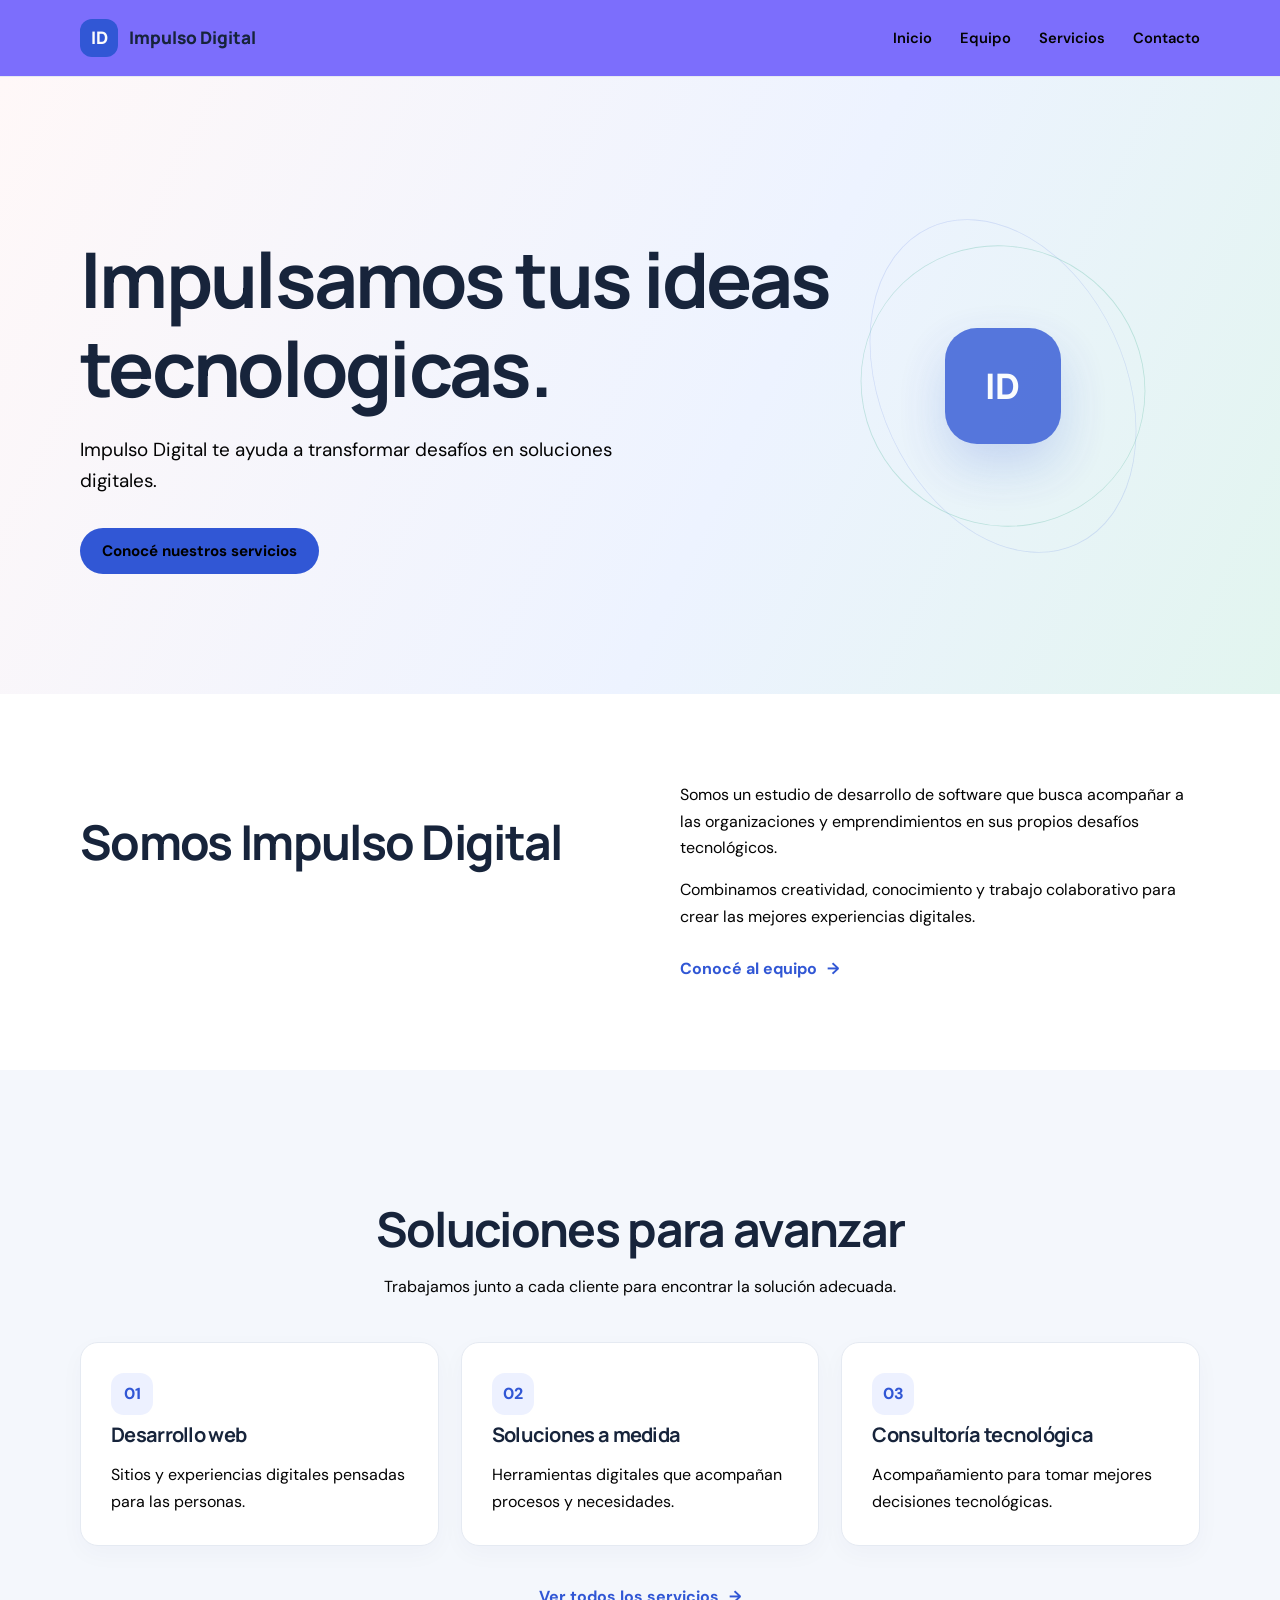
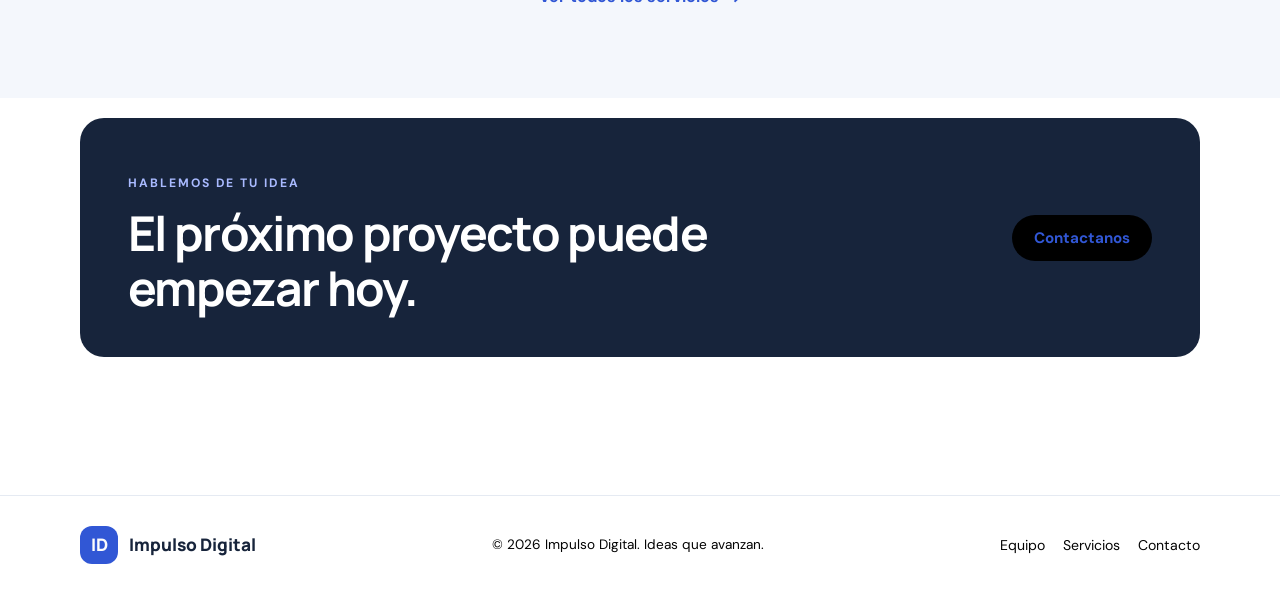
<file: index.html>
<!DOCTYPE html>
<html lang="es">
<head>
  <meta charset="UTF-8">
  <meta name="viewport" content="width=device-width, initial-scale=1.0">
  <meta name="description" content="Impulso Digital: tecnología que impulsa ideas.">
  <title>Impulso Digital | Inicio</title>
  <link rel="stylesheet" href="css/style.css">
</head>
<body>
  <div id="navbar-container"></div>

  <main>
    <section class="hero">
      <div class="container hero-content">
        <p class="eyebrow">ESTUDIO DE DESARROLLO DIGITAL</p>
        <h1>Impulsamos tus ideas tecnologicas.</h1>
        <p class="hero-copy">
          Impulso Digital te ayuda a transformar desafíos en soluciones digitales.
        </p>
        <a class="button button-primary" href="servicios.html">Conocé nuestros servicios</a>
      </div>

      <div class="hero-decoration" aria-hidden="true">
        <div class="orbit orbit-one"></div>
        <div class="orbit orbit-two"></div>
        <div class="orbit-center">ID</div>
      </div>
    </section>

    <section class="section intro-section">
      <div class="container two-column">
        <div>
          <p class="eyebrow">QUIÉNES SOMOS</p>
          <h2>Somos Impulso Digital</h2>
        </div>

        <div>
          <p>
            Somos un estudio de desarrollo de software que busca acompañar a las organizaciones y 
            emprendimientos en sus propios desafíos tecnológicos.
          </p>
          <p>
            Combinamos creatividad, conocimiento y trabajo colaborativo para crear las mejores experiencias
            digitales.
          </p>
          <a class="text-link" href="equipo.html">
            Conocé al equipo <span aria-hidden="true">→</span>
          </a>
        </div>
      </div>
    </section>

    <section class="section soft-section">
      <div class="container">
        <div class="section-heading">
          <p class="eyebrow">QUÉ HACEMOS</p>
          <h2>Soluciones para avanzar</h2>
          <p>Trabajamos junto a cada cliente para encontrar la solución adecuada.</p>
        </div>

        <div class="card-grid three-cards">
          <article class="info-card">
            <span class="card-icon">01</span>
            <h3>Desarrollo web</h3>
            <p>Sitios y experiencias digitales pensadas para las personas.</p>
          </article>
          <article class="info-card">
            <span class="card-icon">02</span>
            <h3>Soluciones a medida</h3>
            <p>Herramientas digitales que acompañan procesos y necesidades.</p>
          </article>
          <article class="info-card">
            <span class="card-icon">03</span>
            <h3>Consultoría tecnológica</h3>
            <p>Acompañamiento para tomar mejores decisiones tecnológicas.</p>
          </article>
        </div>

        <div class="center-action">
          <a class="text-link" href="servicios.html">
            Ver todos los servicios <span aria-hidden="true">→</span>
          </a>
        </div>
      </div>
    </section>

    <section class="section cta-section">
      <div class="container cta-panel">
        <div>
          <p class="eyebrow">HABLEMOS DE TU IDEA</p>
          <h2>El próximo proyecto puede empezar hoy.</h2>
        </div>
        <a class="button button-light" href="contacto.html">Contactanos</a>
      </div>
    </section>
  </main>

  <footer id="footer-container"></footer>
  <script src="js/navbar.js"></script>
  <script src="js/main.js"></script>
</body>
</html>
</file>
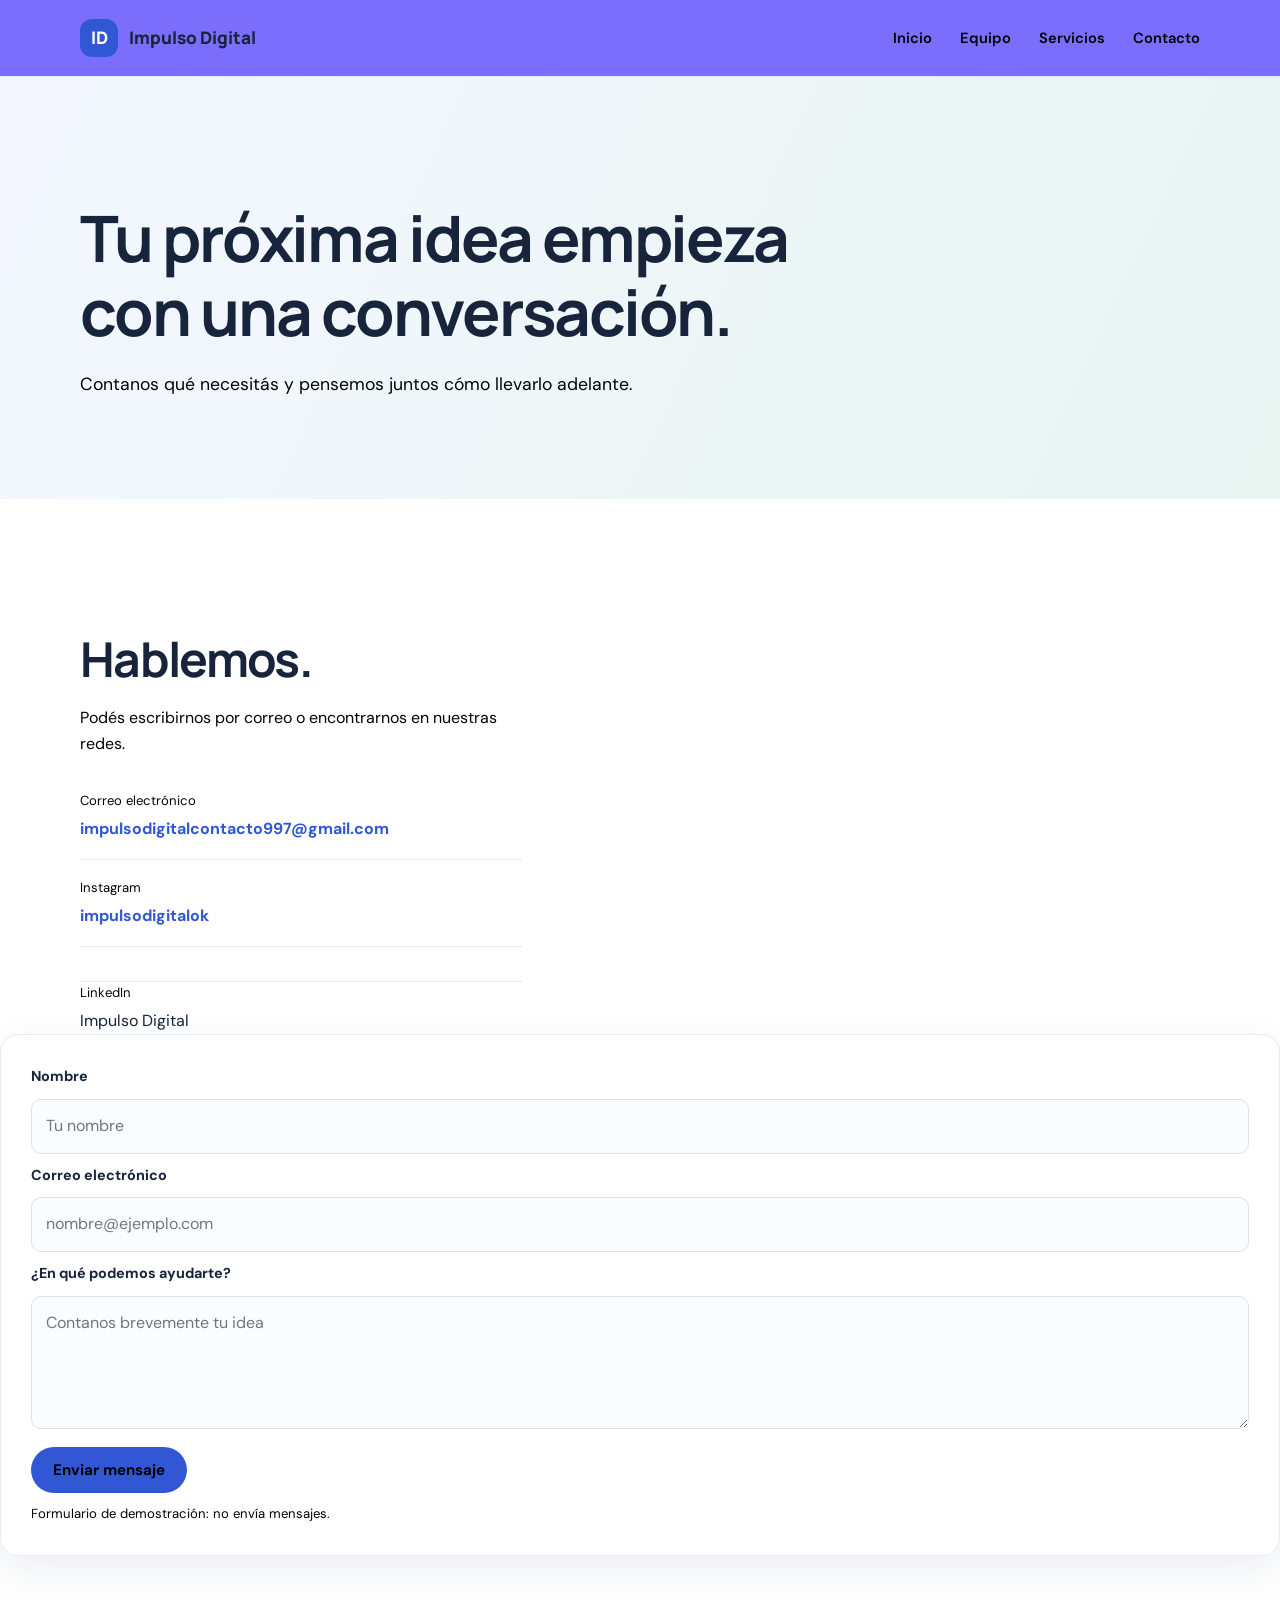
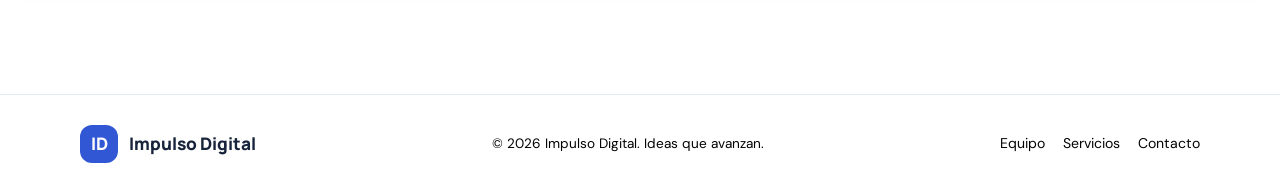
<file: contacto.html>
<!DOCTYPE html>
<html lang="es">
<head>
  <meta charset="UTF-8">
  <meta name="viewport" content="width=device-width, initial-scale=1.0">
  <title>Impulso Digital | Contacto</title>
  <link rel="stylesheet" href="css/style.css">
</head>
<body>
  <div id="navbar-container"></div>

  <main>
    <section class="page-hero">
      <div class="container">
        <p class="eyebrow">ESTAMOS PARA ESCUCHARTE</p>
        <h1>Tu próxima idea empieza con una conversación.</h1>
        <p>Contanos qué necesitás y pensemos juntos cómo llevarlo adelante.</p>
      </div>
    </section>

    <section class="section">
      <div class="container contact-layout">
        <div class="contact-details">
          <p class="eyebrow">CONTACTO</p>
          <h2>Hablemos.</h2>
          <p>Podés escribirnos por correo o encontrarnos en nuestras redes.</p>

          <div class="contact-item">
            <span class="contact-label">Correo electrónico</span>
            <a href="mailto:impulsodigitalcontacto997@gmail.com">impulsodigitalcontacto997@gmail.com</a>
          </div>
          <div class="contact-item">
            <span class="contact-label">Instagram</span>
            <a href="https://www.instagram.com/impulsodigitalok" target="_blank" rel="noopener">impulsodigitalok</a>
          </div>
          <div class="contact-item"></div>
            <span class="contact-label">LinkedIn</span>
            <a href="https://www.linkedin.com/company/impulsodigital" target="_blank" rel="noopener">Impulso Digital</a>
          </div>
        </div>

        <form class="contact-form" id="contact-form">
          <label for="name">Nombre</label>
          <input id="name" name="name" type="text" placeholder="Tu nombre" required>

          <label for="email">Correo electrónico</label>
          <input id="email" name="email" type="email" placeholder="nombre@ejemplo.com" required>

          <label for="message">¿En qué podemos ayudarte?</label>
          <textarea id="message" name="message" rows="4" placeholder="Contanos brevemente tu idea" required></textarea>

          <button class="button button-primary" type="submit">Enviar mensaje</button>
          <p class="form-feedback" id="form-feedback" aria-live="polite">Formulario de demostración: no envía mensajes.</p>
        </form>
      </div>
    </section>
  </main>

  <footer id="footer-container"></footer>
  <script src="js/navbar.js"></script>
  <script src="js/main.js"></script>
</body>
</html>
</file>
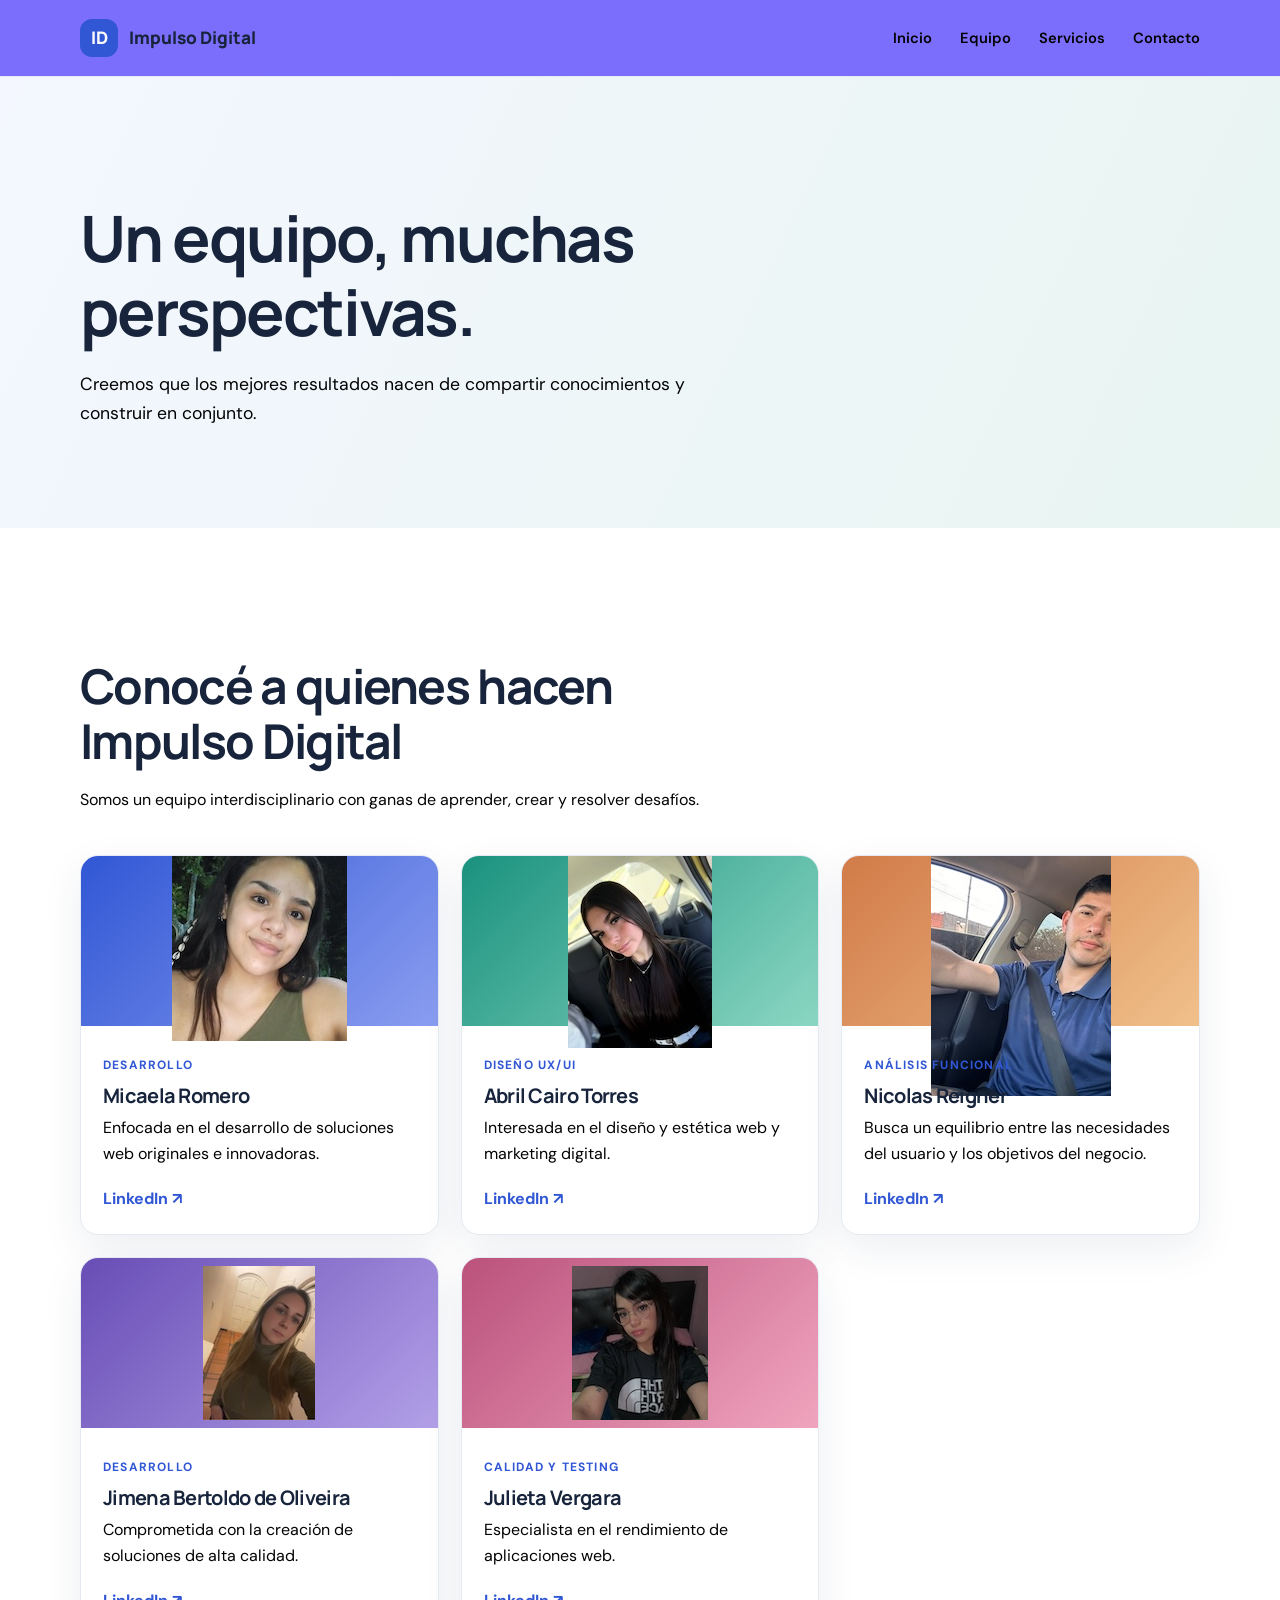
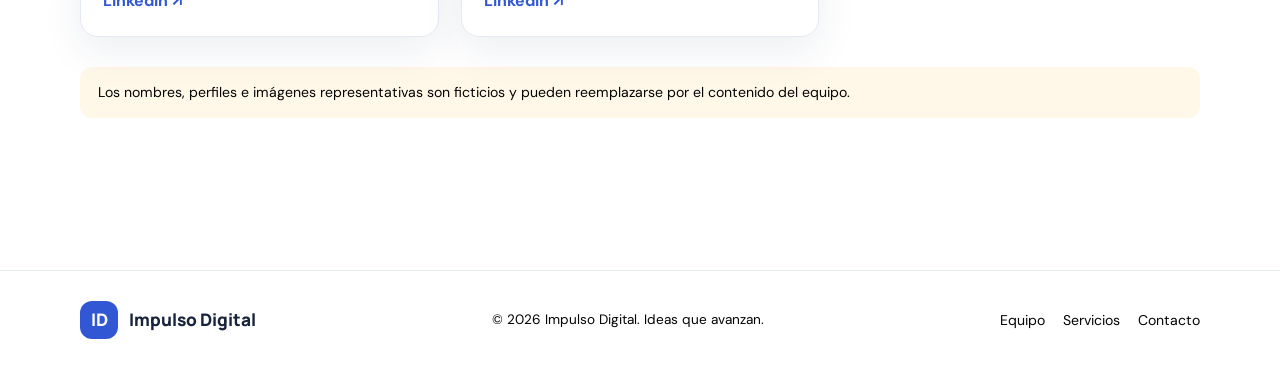
<file: equipo.html>
<!DOCTYPE html>
<html lang="es">
<head>
  <meta charset="UTF-8">
  <meta name="viewport" content="width=device-width, initial-scale=1.0">
  <title>Impulso Digital | Nuestro equipo</title>
  <link rel="stylesheet" href="css/style.css">
</head>
<body>
  <div id="navbar-container"></div>

  <main>
    <section class="page-hero">
      <div class="container">
        <p class="eyebrow">LAS PERSONAS DETRÁS DE LAS IDEAS</p>
        <h1>Un equipo, muchas perspectivas.</h1>
        <p>
          Creemos que los mejores resultados nacen de compartir conocimientos y construir en
          conjunto.
        </p>
      </div>
    </section>

    <section class="section">
      <div class="container">
        <div class="section-heading align-left">
          <p class="eyebrow">NUESTRO EQUIPO</p>
          <h2>Conocé a quienes hacen Impulso Digital</h2>
          <p>Somos un equipo interdisciplinario con ganas de aprender, crear y resolver desafíos.</p>
        </div>

        <div class="team-grid">
          <article class="team-card">
            <div class="avatar avatar-a">
            <img src="assets/images/fotomica.jpg" alt="foto de Micaela Romero"></div>
            <div class="team-card-body">
              <p class="team-role">Desarrollo</p>
              <h3>Micaela Romero</h3>
              <p>Enfocada en el desarrollo de soluciones web originales e innovadoras.</p>
              <a class="text-link" href="#" aria-label="LinkedIn de Micaela Romero">LinkedIn ↗</a>
            </div>
          </article>

          <article class="team-card">
            <div class="avatar avatar-b">
            <img src="assets/images/fotoabril.jpg" alt="foto de Abril Cairo Torres"></div>
            <div class="team-card-body">
              <p class="team-role">Diseño UX/UI</p>
              <h3>Abril Cairo Torres</h3>
              <p>Interesada en el diseño y estética web y marketing digital.</p>
              <a class="text-link" href="#" aria-label="LinkedIn de Abril Cairo Torres">LinkedIn ↗</a>
            </div>
          </article>

          <article class="team-card">
            <div class="avatar avatar-c">
            <img src="assets/images/fotonicolas.jpg" alt="foto de Nicolas Reigner"></div>
            <div class="team-card-body">
              <p class="team-role">Análisis funcional</p>
              <h3>Nicolas Reigner</h3>
              <p>Busca un equilibrio entre las necesidades del usuario y los objetivos del negocio.</p>
              <a class="text-link" href="#" aria-label="LinkedIn de Nicolas Reigner">LinkedIn ↗</a>
            </div>
          </article>

          <article class="team-card">
            <div class="avatar avatar-d">
            <img src="assets/images/fotojimena.jpg" alt="foto de Jimena Bertoldo de Oliveira"></div>
            <div class="team-card-body">
              <p class="team-role">Desarrollo</p>
              <h3>Jimena Bertoldo de Oliveira</h3>
              <p>Comprometida con la creación de soluciones de alta calidad.</p>
              <a class="text-link" href="#" aria-label="LinkedIn de Jimena Bertoldo de Oliveira">LinkedIn ↗</a>
            </div>
          </article>

          <article class="team-card">
            <div class="avatar avatar-e">
            <img src="assets/images/fotovergara.jpg" alt="foto de Julieta Vergara"></div>
            <div class="team-card-body">
              <p class="team-role">Calidad y testing</p>
              <h3>Julieta Vergara</h3>
              <p>Especialista en el rendimiento de aplicaciones web.</p>
              <a class="text-link" href="#" aria-label="LinkedIn de Julieta Vergara">LinkedIn ↗</a>
            </div>
          </article>
        </div>

        <p class="notice">
          Los nombres, perfiles e imágenes representativas son ficticios y pueden reemplazarse por
          el contenido del equipo.
        </p>
      </div>
    </section>
  </main>

  <footer id="footer-container"></footer>
  <script src="js/navbar.js"></script>
  <script src="js/main.js"></script>
</body>
</html>
</file>
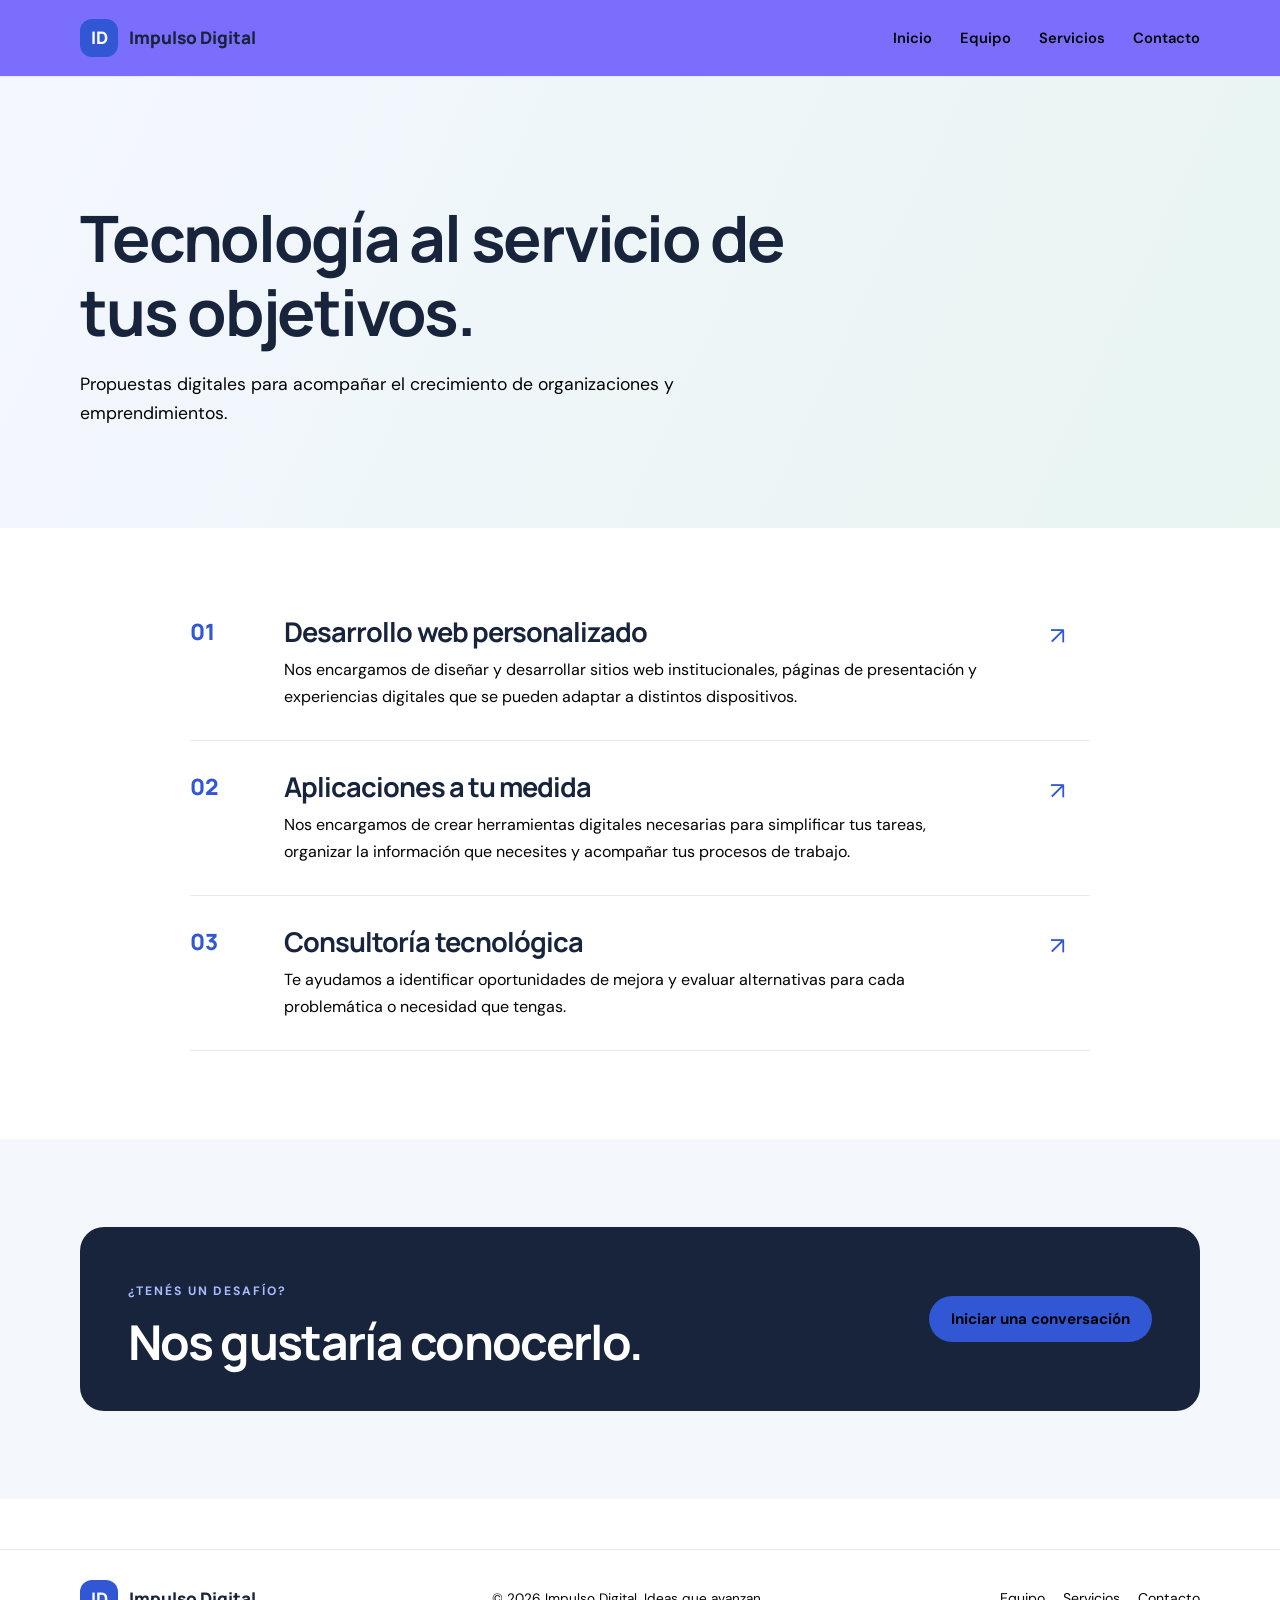
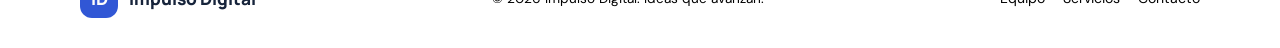
<file: servicios.html>
<!DOCTYPE html>
<html lang="es">
<head>
  <meta charset="UTF-8">
  <meta name="viewport" content="width=device-width, initial-scale=1.0">
  <title>Impulso Digital | Servicios</title>
  <link rel="stylesheet" href="css/style.css">
</head>
<body>
  <div id="navbar-container"></div>

  <main>
    <section class="page-hero">
      <div class="container">
        <p class="eyebrow">LO QUE PODEMOS HACER JUNTOS</p>
        <h1>Tecnología al servicio de tus objetivos.</h1>
        <p>
          Propuestas digitales para acompañar el crecimiento de organizaciones y emprendimientos.
        </p>
      </div>
    </section>

    <section class="section">
      <div class="container service-list">
        <article class="service-row">
          <span class="service-number">01</span>
          <div>
            <h2>Desarrollo web personalizado</h2>
            <p>
              Nos encargamos de diseñar y desarrollar sitios web institucionales, páginas de presentación y
              experiencias digitales que se pueden adaptar a distintos dispositivos.
            </p>
          </div>
          <span class="service-arrow">↗</span>
        </article>

        <article class="service-row">
          <span class="service-number">02</span>
          <div>
            <h2>Aplicaciones a tu medida</h2>
            <p>
              Nos encargamos de crear herramientas digitales necesarias para simplificar tus tareas, organizar la información que necesites y
              acompañar tus procesos de trabajo.
            </p>
          </div>
          <span class="service-arrow">↗</span>
        </article>

        <article class="service-row">
          <span class="service-number">03</span>
          <div>
            <h2>Consultoría tecnológica</h2>
            <p>
              Te ayudamos a identificar oportunidades de mejora y evaluar alternativas para cada problemática o necesidad que tengas.
        
            </p>
          </div>
          <span class="service-arrow">↗</span>
        </article>
      </div>
    </section>

    <section class="section soft-section">
      <div class="container cta-panel">
        <div>
          <p class="eyebrow">¿TENÉS UN DESAFÍO?</p>
          <h2>Nos gustaría conocerlo.</h2>
        </div>
        <a class="button button-primary" href="contacto.html">Iniciar una conversación</a>
      </div>
    </section>
  </main>

  <footer id="footer-container"></footer>
  <script src="js/navbar.js"></script>
  <script src="js/main.js"></script>
</body>
</html>
</file>
<file: css/style.css>
@import url('https://fonts.googleapis.com/css2?family=DM+Sans:wght@400;500;600;700&family=Manrope:wght@400;500;600;700;800&display=swap');

:root {
  --ink: #17243b;
  --muted: #030303;
  --blue: #3157d5;
  --blue-dark: #203da5;
  --mint: #568fcf;
  --paper: #ffffff;
  --soft: #f4f7fc;
  --line: #e5eaf2;
  --radius: 18px;
  --shadow: 0 14px 40px rgba(25, 45, 85, .08);
}

* {
  box-sizing: border-box;
}

html {
  scroll-behavior: smooth;
}

body {
  margin: 0;
  color: var(--ink);
  background: var(--paper);
  font-family: 'DM Sans', Arial, sans-serif;
  line-height: 1.65;
}

h1,
h2,
h3 {
  font-family: 'Manrope', Arial, sans-serif;
  line-height: 1.15;
  letter-spacing: -.035em;
}

h1 {
  max-width: 760px;
  margin: 14px 0 22px;
  font-size: clamp(2.7rem, 6vw, 5rem);
}

h2 {
  margin: 10px 0 18px;
  font-size: clamp(2rem, 4vw, 3rem);
}

h3 {
  margin: 8px 0;
  font-size: 1.25rem;
}

p {
  color: var(--muted);
}

a {
  color: inherit;
  text-decoration: none;
}

.container {
  width: min(1120px, calc(100% - 48px));
  margin: 0 auto;
}

.eyebrow {
  color: #0000;
  font-size: .76rem;
  font-weight: 700;
  letter-spacing: .16em;
}

.site-header {
  position: sticky;
  top: 0;
  z-index: 20;
  border-bottom: 1px solid var(--line);
  background: rgba(116, 101, 252, 0.94);
  backdrop-filter: blur(12px);
}

.nav-inner {
  display: flex;
  min-height: 76px;
  align-items: center;
  justify-content: space-between;
  gap: 24px;
}

.brand {
  display: flex;
  align-items: center;
  gap: 11px;
  font-family: 'Manrope', sans-serif;
  font-size: 1.08rem;
  font-weight: 800;
}

.brand-mark {
  display: grid;
  width: 38px;
  height: 38px;
  place-items: center;
  border-radius: 12px;
  color: rgb(252, 252, 252);
  background: var(--blue);
  font-weight: 800;
}

.nav-links {
  display: flex;
  align-items: center;
  gap: 28px;
}

.nav-links a {
  color: var(--muted);
  font-size: .92rem;
  font-weight: 600;
}

.nav-links a:hover,
.nav-links a.active {
  color: var(--blue);
}

.menu-toggle {
  display: none;
  padding: 8px 12px;
  border: 1px solid var(--line);
  border-radius: 10px;
  color: var(--ink);
  background: rgb(5, 5, 5);
  font-size: 1.2rem;
  cursor: pointer;
}

.hero {
  position: relative;
  overflow: hidden;
  padding: 112px 0 120px;
  background: linear-gradient(115deg, #fff8f8 0%, #edf3ff 58%, #e2f5ef 100%);
}

.hero-content {
  position: relative;
  z-index: 2;
}

.hero-copy {
  max-width: 560px;
  margin: 0 0 32px;
  font-size: 1.18rem;
}

.hero-decoration {
  position: absolute;
  top: 50%;
  right: 8%;
  width: 350px;
  height: 350px;
  transform: translateY(-50%);
  opacity: .8;
}

.orbit {
  position: absolute;
  inset: 0;
  border: 1px solid rgba(49, 87, 213, .18);
  border-radius: 50%;
  transform: rotate(-25deg) scaleX(.7);
}

.orbit-two {
  inset: 36px -25px;
  border-color: rgba(33, 160, 125, .28);
  transform: rotate(35deg) scaleX(.72);
}

.orbit-center {
  position: absolute;
  top: 50%;
  left: 50%;
  display: grid;
  width: 116px;
  height: 116px;
  place-items: center;
  transform: translate(-50%, -50%);
  border-radius: 32px;
  color: white;
  background: var(--blue);
  box-shadow: 0 22px 50px rgba(49, 87, 213, .25);
  font: 800 2.2rem 'Manrope';
}

.button {
  display: inline-flex;
  align-items: center;
  justify-content: center;
  padding: 13px 22px;
  border: 0;
  border-radius: 999px;
  font: 700 .95rem 'DM Sans';
  cursor: pointer;
  transition: transform .2s, background .2s;
}

.button:hover {
  transform: translateY(-2px);
}

.button-primary {
  color: rgb(0, 0, 0);
  background: var(--blue);
}

.button-primary:hover {
  background: var(--blue-dark);
}

.button-light {
  color: var(--blue);
  background: rgb(0, 0, 0);
}

.section {
  padding: 88px 0;
}

.soft-section {
  background: var(--soft);
}

.two-column {
  display: grid;
  grid-template-columns: 1fr 1fr;
  align-items: start;
  gap: 80px;
}

.two-column p:first-child {
  margin-top: 0;
}

.text-link {
  display: inline-flex;
  align-items: center;
  gap: 10px;
  margin-top: 10px;
  color: var(--blue);
  font-weight: 700;
}

.section-heading {
  max-width: 680px;
  margin: 0 auto 42px;
  text-align: center;
}

.section-heading p {
  margin-bottom: 0;
}

.section-heading.align-left {
  margin-left: 0;
  text-align: left;
}

.card-grid {
  display: grid;
  gap: 22px;
}

.three-cards {
  grid-template-columns: repeat(3, 1fr);
}

.info-card {
  padding: 30px;
  border: 1px solid var(--line);
  border-radius: var(--radius);
  background: white;
  box-shadow: 0 8px 25px rgba(25, 45, 85, .03);
}

.info-card p {
  margin-bottom: 0;
}

.card-icon {
  display: inline-grid;
  width: 42px;
  height: 42px;
  place-items: center;
  border-radius: 13px;
  color: var(--blue);
  background: #edf1ff;
  font-weight: 800;
}

.center-action {
  margin-top: 28px;
  text-align: center;
}

.cta-section {
  padding-top: 20px;
}

.cta-panel {
  display: flex;
  align-items: center;
  justify-content: space-between;
  gap: 30px;
  padding: 42px 48px;
  border-radius: 24px;
  background: var(--ink);
}

.cta-panel h2 {
  max-width: 650px;
  margin-bottom: 0;
  color: rgb(255, 255, 255);
}

.cta-panel .eyebrow {
  color: #a9baff;
}

.page-hero {
  padding: 78px 0 82px;
  background: linear-gradient(115deg, #f4f7ff, #e8f5f1);
}

.page-hero h1 {
  max-width: 800px;
  font-size: clamp(2.5rem, 5vw, 4.2rem);
}

.page-hero p:last-child {
  max-width: 650px;
  font-size: 1.1rem;
}

.team-grid {
  display: grid;
  grid-template-columns: repeat(3, 1fr);
  gap: 22px;
}

.team-card {
  overflow: hidden;
  border: 1px solid var(--line);
  border-radius: var(--radius);
  background: white;
  box-shadow: var(--shadow);
}

.avatar {
  display: grid;
  height: 170px;
  place-items: center;
  color: white;
  font: 800 2.7rem 'Manrope';
  letter-spacing: -.06em;
}

.avatar-a {
  background: linear-gradient(135deg, #3157d5, #8a9df0);
}

.avatar-b {
  background: linear-gradient(135deg, #1a927e, #8bd7c3);
}

.avatar-c {
  background: linear-gradient(135deg, #d17b48, #f0c08b);
}

.avatar-d {
  background: linear-gradient(135deg, #684db5, #b2a0e8);
}

.avatar-e {
  background: linear-gradient(135deg, #bb527c, #f0a4be);
}

.team-card-body {
  padding: 22px;
}

.team-card-body p {
  margin: 8px 0;
}

.team-role {
  color: var(--blue);
  font-size: .75rem;
  font-weight: 700;
  text-transform: uppercase;
  letter-spacing: .1em;
}

.notice {
  margin-top: 30px;
  padding: 14px 18px;
  border-radius: 12px;
  background: #fff8e8;
  font-size: .88rem;
}

.service-list {
  max-width: 900px;
}

.service-row {
  display: grid;
  grid-template-columns: 70px 1fr 40px;
  align-items: start;
  gap: 24px;
  padding: 30px 0;
  border-bottom: 1px solid var(--line);
}

.service-row:first-child {
  padding-top: 0;
}

.service-number {
  color: var(--blue);
  font: 800 1.4rem 'Manrope';
}

.service-row h2 {
  margin: 0 0 10px;
  font-size: 1.7rem;
}

.service-row p {
  max-width: 700px;
  margin: 0;
}

.service-arrow {
  color: var(--blue);
  font-size: 1.5rem;
}

.contact-layout {
  display: grid;
  grid-template-columns: .85fr 1.15fr;
  gap: 80px;
}

.contact-details h2 {
  font-size: 3rem;
}

.contact-item {
  padding: 17px 0;
  border-bottom: 1px solid var(--line);
}

.contact-label {
  display: block;
  margin-bottom: 4px;
  color: var(--muted);
  font-size: .82rem;
}

.contact-item a {
  color: var(--blue);
  font-weight: 700;
}

.contact-form {
  display: grid;
  gap: 10px;
  padding: 30px;
  border: 1px solid var(--line);
  border-radius: var(--radius);
  box-shadow: var(--shadow);
}

.contact-form label {
  font-size: .9rem;
  font-weight: 700;
}

.contact-form input,
.contact-form textarea {
  width: 100%;
  padding: 13px 14px;
  border: 1px solid #dce3ef;
  border-radius: 10px;
  color: var(--ink);
  background: #fbfcff;
  font: inherit;
}

.contact-form input:focus,
.contact-form textarea:focus {
  outline: 2px solid #cbd6ff;
  border-color: var(--blue);
}

.contact-form .button {
  justify-self: start;
  margin-top: 8px;
}

.form-feedback {
  margin: 0;
  font-size: .82rem;
}

.site-footer {
  margin-top: 50px;
  padding: 30px 0;
  border-top: 1px solid var(--line);
}

.footer-inner {
  display: flex;
  align-items: center;
  justify-content: space-between;
  gap: 20px;
}

.footer-inner p {
  margin: 0;
  font-size: .85rem;
}

.footer-links {
  display: flex;
  gap: 18px;
  color: var(--muted);
  font-size: .88rem;
}

@media (max-width: 850px) {
  .hero-decoration {
    right: -120px;
    opacity: .25;
  }

  .two-column,
  .contact-layout {
    grid-template-columns: 1fr;
    gap: 28px;
  }

  .team-grid {
    grid-template-columns: repeat(2, 1fr);
  }

  .three-cards {
    grid-template-columns: 1fr;
  }
}

@media (max-width: 620px) {
  .container {
    width: min(100% - 32px, 1120px);
  }

  .hero {
    padding: 78px 0 84px;
  }

  .hero-decoration {
    display: none;
  }

  .section {
    padding: 62px 0;
  }

  .nav-inner {
    min-height: 68px;
  }

  .menu-toggle {
    display: inline-block;
  }

  .nav-links {
    position: absolute;
    top: 68px;
    right: 0;
    left: 0;
    display: none;
    flex-direction: column;
    align-items: flex-start;
    gap: 16px;
    padding: 18px 24px 24px;
    border-bottom: 1px solid var(--line);
    background: white;
  }

  .nav-links.is-open {
    display: flex;
  }

  .team-grid {
    grid-template-columns: 1fr;
  }

  .cta-panel {
    align-items: flex-start;
    flex-direction: column;
    padding: 30px 24px;
  }

  .service-row {
    grid-template-columns: 42px 1fr;
    gap: 14px;
  }

  .service-arrow {
    display: none;
  }

  .contact-form {
    padding: 22px;
  }

  .footer-inner {
    align-items: flex-start;
    flex-direction: column;
  }
}
</file>
